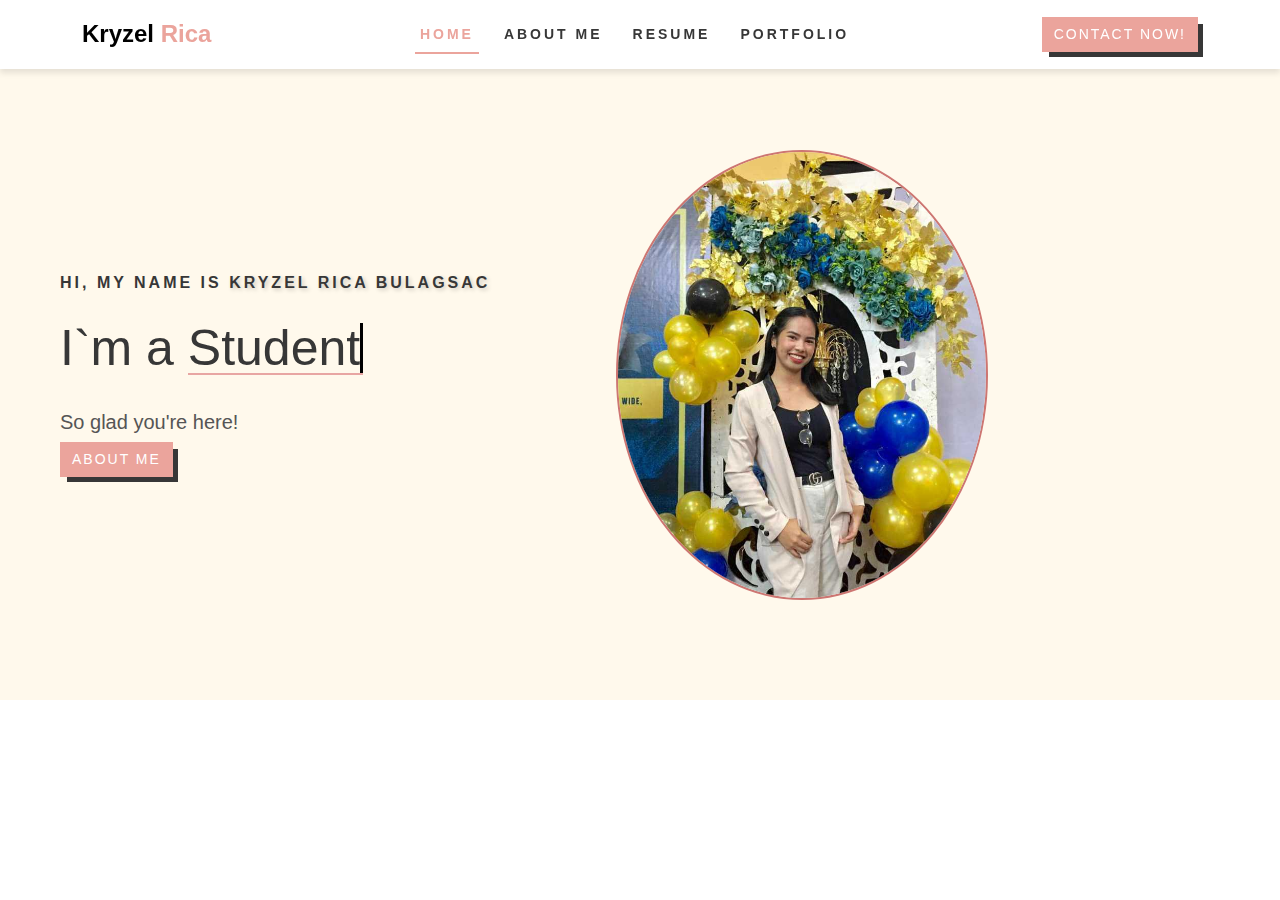
<file: index.html>
<!DOCTYPE html>
<html lang="en">
  <head>
    <meta charset="UTF-8" />
    <meta name="viewport" content="width=device-width, initial-scale=1.0" />
    <title>Kryzel Portfolio | Personal Website</title>
    <link rel="stylesheet" href="vendor/bootstrap/css/bootstrap.min.css" />
    <link rel="stylesheet" href="assets/custom/style.css" />
    <link
      rel="stylesheet"
      href="https://cdnjs.cloudflare.com/ajax/libs/font-awesome/6.4.2/css/all.min.css"
    />
  </head>
  <body>
    <!-- HEADER-->
    <header class="main-header">
      <nav class="navbar header-nav navbar-expand-lg">
        <div class="container">
          <!--Brand Name/Logo -->
          <a href="#" class="navbar-brand">
            <h4 class="mb-0">
              <b>Kryzel <span class="text-primary">Rica</span></b>
            </h4>
          </a>
          <!-- Navigation Menu -->
          <div
            class="collapse navbar-collapse justify-content-end"
            id="navbar-collapse-toggler"
          >
            <ul class="navbar-nav mx-auto">
              <li>
                <a href="index.html" class="nav-link active">Home</a>
              </li>

              <li>
                <a href="about.html" class="nav-link">About Me</a>
              </li>

              <li>
                <a href="resume.html" class="nav-link">Resume</a>
              </li>

              <li>
                <a href="portfolio.html" class="nav-link">Portfolio</a>
              </li>

              <li class="d-lg-none mt-2">
                <a class="colored-btn d-block text-center" href="contact.html"
                  >Contact Now!</a
                >
              </li>
            </ul>
          </div>
          <!--COntact Button-->
          <div class="ms-auto d-none d-lg-block">
            <a class="colored-btn" href="contact.html">Contact Now!</a>
          </div>
          <!--Mobile Menu Toggle-->
          <button
            class="navbar-toggler"
            type="button"
            data-bs-toggle="collapse"
            data-bs-target="#navbar-collapse-toggler"
            aria-controls="navbar-collapse-toggler"
            aria-expanded="false"
            aria-label="Toggle navigation"
          >
            <!-- Icon representation for the toggle -->
            <span></span>
            <span></span>
            <span></span>
          </button>
        </div>
      </nav>
    </header>

    <!-- HOME SECTION -->
    <main class="main">
      <section id="home" class="home-section bg-gray">
        <div class="container">
          <div class="row gy-5 align-items-center">
            <div class="col-lg-6">
              <div class="home-intro text-center text-lg-start">
                <h5>Hi, My name is <span>Kryzel Rica Bulagsac</span></h5>
                <h3>I`m a&nbsp; <span class="typing-text"></span></h3>
                <h6>So glad you're here!</h6>

                <a href="about.html" class="colored-btn mt-l"> About me </a>
              </div>
            </div>
            <div class="col-lg-1"></div>

            <div class="col-lg-5 pt-4 pt-lg-0 text-center">
              <div class="home-image">
                <img src="assets/image/profile3.jpg" alt="" />
              </div>
            </div>
          </div>
        </div>
      </section>
    </main>

    <script src="vendor/bootstrap/js/bootstrap.bundle.min.js"></script>
  </body>
</html>
</file>
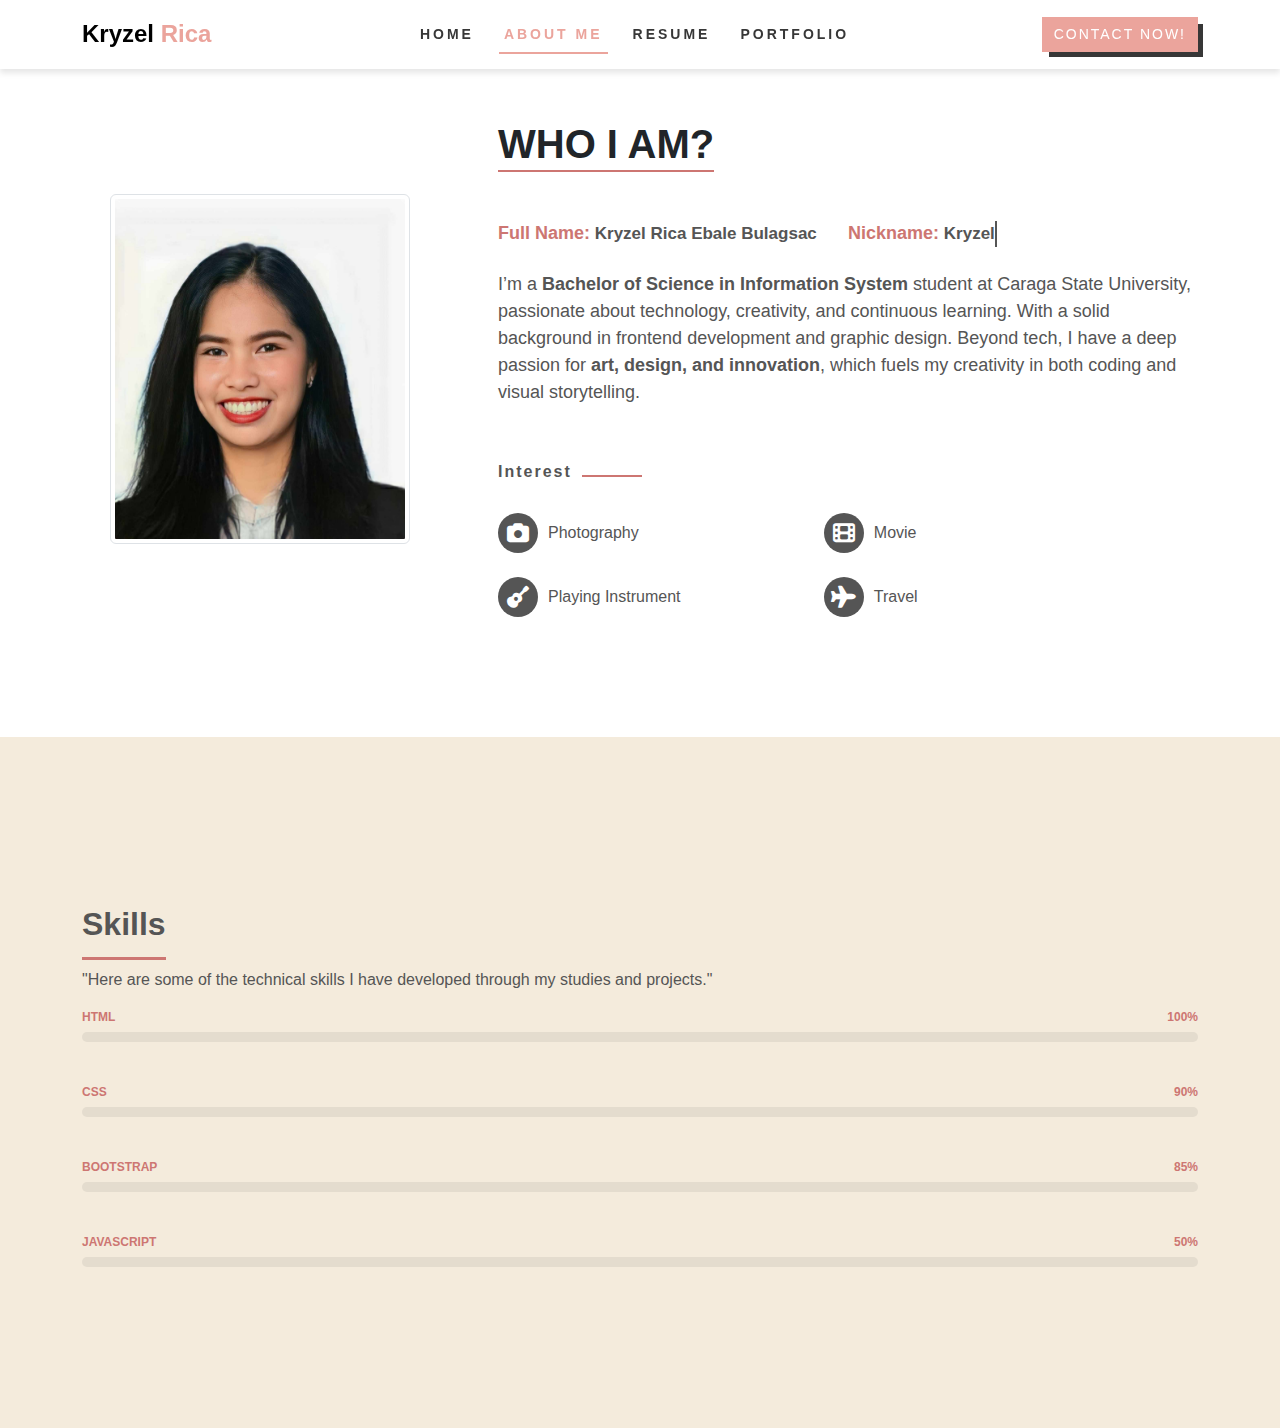
<file: about.html>
<!DOCTYPE html>
<html lang="en">
  <head>
    <meta charset="UTF-8" />
    <meta name="viewport" content="width=device-width, initial-scale=1.0" />
    <title>Kryzel Portfolio | Personal Website</title>
    <link rel="stylesheet" href="vendor/bootstrap/css/bootstrap.min.css" />
    <link rel="stylesheet" href="assets/custom/style.css" />
    <link
      rel="stylesheet"
      href="vendor/icons/fontawesome-free-6.7.2-web/css/all.min.css"
    />
  </head>
  <body>
    <!-- HEADER-->
    <header class="main-header">
      <nav class="navbar header-nav navbar-expand-lg">
        <div class="container">
          <!--Brand Name/Logo -->
          <a href="#" class="navbar-brand">
            <h4 class="mb-0">
              <b>Kryzel <span class="text-primary">Rica</span></b>
            </h4>
          </a>
          <!-- Navigation Menu -->
          <div
            class="collapse navbar-collapse justify-content-end"
            id="navbar-collapse-toggler"
          >
            <ul class="navbar-nav mx-auto">
              <li>
                <a href="index.html" class="nav-link">Home</a>
              </li>

              <li>
                <a href="about.html" class="nav-link active">About Me</a>
              </li>

              <li>
                <a href="resume.html" class="nav-link">Resume</a>
              </li>

              <li>
                <a href="portfolio.html" class="nav-link">Portfolio</a>
              </li>

              <li class="d-lg-none mt-2">
                <a class="colored-btn d-block text-center" href="contact.html"
                  >Contact Now!</a
                >
              </li>
            </ul>
          </div>
          <!--COntact Button-->
          <div class="ms-auto d-none d-lg-block">
            <a class="colored-btn" href="contact.html">Contact Now!</a>
          </div>
          <!--Mobile Menu Toggle-->
          <button
            class="navbar-toggler"
            type="button"
            data-bs-toggle="collapse"
            data-bs-target="#navbar-collapse-toggler"
            aria-controls="navbar-collapse-toggler"
            aria-expanded="false"
            aria-label="Toggle navigation"
          >
            <!-- Icon representation for the toggle -->
            <span></span>
            <span></span>
            <span></span>
          </button>
        </div>
      </nav>
    </header>

    <main>
      <!-- About me -->
      <section id="about" class="section">
        <div class="container">
          <div class="row gy-5 align-items-center">
            <div class="col-lg-4 text-center">
              <img
                id="profile"
                src="assets/image/my-profile.jpg"
                class="img-thumbnail"
                alt=""
              />
            </div>

            <div class="col-lg-8 ps-lg-5">
              <div class="about-text">
                <h3 class="h1 mb-3 text-dark fw-semibold mb-5">WHO I AM?</h3>
                <div class="info">
                  <div class="info-row">
                    <div class="col-lg-6">
                      <strong class="info-label">Full Name:</strong>
                      <span class="info-value">Kryzel Rica Ebale Bulagsac</span>
                    </div>
                    <div class="col-lg-6">
                      <strong class="info-label">Nickname:</strong>
                      <span class="nickname">
                        <span class="word"></span>
                        <span class="word"></span>
                        <span class="word"></span>
                      </span>
                    </div>
                  </div>
                </div>
                <p class="py-3">
                  I’m a <b>Bachelor of Science in Information System</b> student
                  at Caraga State University, passionate about technology,
                  creativity, and continuous learning. With a solid background
                  in frontend development and graphic design. Beyond
                  tech, I have a deep passion for
                  <b>art, design, and innovation</b>, which fuels my creativity
                  in both coding and visual storytelling.
                </p>
              </div>

              <div class="row g-4 text-start pt-4">
                <div class="interest-title">
                  <h6><strong>Interest</strong></h6>
                  <div class="underline"></div>
                </div>
                <div class="col-md-4 d-flex align-items-center hobby">
                  <div class="icon"><i class="fas fa-camera"></i></div>
                  <p class="mb-0">Photography</p>
                </div>
                <div class="col-md-4 d-flex align-items-center hobby">
                  <div class="icon"><i class="fas fa-film"></i></div>
                  <p class="mb-0">Movie</p>
                </div>
                <div class="col-md-4 d-flex align-items-center hobby">
                  <div class="icon"><i class="fas fa-guitar"></i></div>
                  <p class="mb-0">Playing Instrument</p>
                </div>

                <div class="col-md-4 d-flex align-items-center hobby">
                  <div class="icon"><i class="fas fa-plane"></i></div>
                  <p class="mb-0">Travel</p>
                </div>
              </div>
            </div>
          </div>
        </div>
      </section>
    </main>

    <!-- Skills Section -->
    <section id="skills" class="skills section light-background">
      <!-- Section Title -->
      <div class="container section-title" data-aos="fade-up">
        <h2 id="skill" class="pt-5"><b>Skills</b></h2>
        <p>
          "Here are some of the technical skills I have developed through my
          studies and projects."
        </p>
      </div>
      <!-- End Section Title -->

      <div class="container" data-aos="fade-up" data-aos-delay="100">
        <div class="row skills-content skills-animation">
          <div class="progress">
            <span class="skill"><span>HTML</span> <i class="val">100%</i></span>
            <div class="progress-bar-wrap">
              <div
                class="progress-bar"
                role="progressbar"
                aria-valuenow="100"
                aria-valuemin="0"
                aria-valuemax="100"
              ></div>
            </div>
          </div>

          <div class="progress">
            <span class="skill"><span>CSS</span> <i class="val">90%</i></span>
            <div class="progress-bar-wrap">
              <div
                class="progress-bar"
                role="progressbar"
                aria-valuenow="90"
                aria-valuemin="0"
                aria-valuemax="100"
              ></div>
            </div>
          </div>

          <div class="progress">
            <span class="skill"
              ><span>Bootstrap</span> <i class="val">85%</i></span
            >
            <div class="progress-bar-wrap">
              <div
                class="progress-bar"
                role="progressbar"
                aria-valuenow="85"
                aria-valuemin="0"
                aria-valuemax="100"
              ></div>
            </div>
          </div>

          <div class="progress">
            <span class="skill"
              ><span>Javascript</span> <i class="val">50%</i></span
            >
            <div class="progress-bar-wrap">
              <div
                class="progress-bar"
                role="progressbar"
                aria-valuenow="50"
                aria-valuemin="0"
                aria-valuemax="100"
              ></div>
            </div>
          </div>
        </div>
      </div>
    </section>
    <!-- /Skills Section -->

    <script src="vendor/bootstrap/js/bootstrap.bundle.min.js"></script>
    <script src="assets/custom/script.js"></script>
  </body>
</html>
</file>
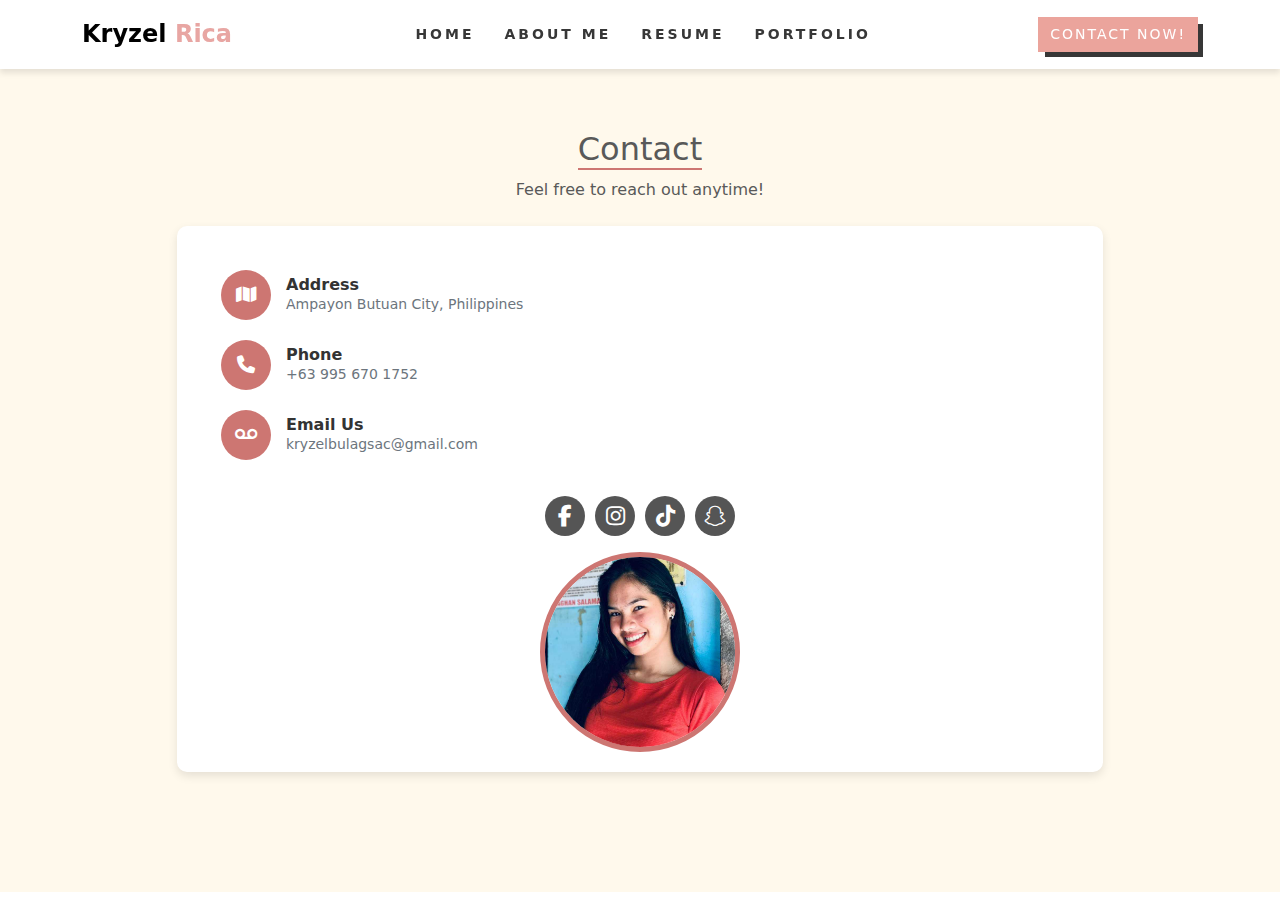
<file: contact.html>
<!DOCTYPE html>
<html lang="en">
  <head>
    <meta charset="UTF-8" />
    <meta name="viewport" content="width=device-width, initial-scale=1.0" />
    <title>Kryzel Portfolio | Personal Website</title>
    <link rel="stylesheet" href="assets/custom/style.css" />
    <link
      rel="stylesheet"
      href="vendor/icons/fontawesome-free-6.7.2-web/css/all.min.css"
    />
    <link rel="stylesheet" href="vendor/bootstrap/css/bootstrap.min.css" />
  </head>
  <body>
    <!-- HEADER-->
    <header class="main-header">
      <nav class="navbar header-nav navbar-expand-lg">
        <div class="container">
          <!--Brand Name/Logo -->
          <a href="#" class="navbar-brand">
            <h4 class="mb-0">
              <b>Kryzel <span>Rica</span></b>
            </h4>
          </a>
          <!-- Navigation Menu -->
          <div
            class="collapse navbar-collapse justify-content-end"
            id="navbar-collapse-toggler"
          >
            <ul class="navbar-nav mx-auto">
              <li>
                <a href="index.html" class="nav-link">Home</a>
              </li>

              <li>
                <a href="about.html" class="nav-link">About Me</a>
              </li>

              <li>
                <a href="resume.html" class="nav-link">Resume</a>
              </li>

              <li>
                <a href="portfolio.html" class="nav-link">Portfolio</a>
              </li>

              <li class="d-lg-none mt-2">
                <a class="colored-btn d-block text-center" href="contact.html"
                  >Contact Now!</a
                >
              </li>
            </ul>
          </div>
          <!--COntact Button-->
          <div class="ms-auto d-none d-lg-block">
            <a class="colored-btn" href="contact.html">Contact Now!</a>
          </div>
          <!--Mobile Menu Toggle-->
          <button
            class="navbar-toggler"
            type="button"
            data-bs-toggle="collapse"
            data-bs-target="#navbar-collapse-toggler"
            aria-controls="navbar-collapse-toggler"
            aria-expanded="false"
            aria-label="Toggle navigation"
          >
            <!-- Icon representation for the toggle -->
            <span></span>
            <span></span>
            <span></span>
          </button>
        </div>
      </nav>
    </header>
    <!-- Contact Section -->
    <section id="contact" class="contact section">
      <!-- Section Title -->
      <div class="container section-title text-center" data-aos="fade-up">
        <h2>Contact</h2>
        <p class="pb-2">Feel free to reach out anytime!</p>
      </div>
      <!-- End Section Title -->

      <div class="container" data-aos="fade-up" data-aos-delay="100">
        <div class="row gy-4">
          <div class="col-lg-1"></div>

          <div class="col-lg-10">
            <div class="info-wrap">
              <!-- Address -->
              <div
                class="info-item d-flex pt-4 ps-4"
                data-aos="fade-up"
                data-aos-delay="200"
              >
                <a
                  href="https://maps.app.goo.gl/Abk8QvqbzzT3LeMdA"
                  target="_blank"
                >
                  <i class="bi bi-geo-alt flex-shrink-0 fas fa-map"></i>
                </a>
                <div>
                  <h3>Address</h3>
                  <p>Ampayon Butuan City, Philippines</p>
                </div>
              </div>

              <!-- Phone -->
              <div
                class="info-item d-flex ps-4"
                data-aos="fade-up"
                data-aos-delay="300"
              >
                <a href="tel:+639956701752">
                  <i class="bi bi-telephone flex-shrink-0 fas fa-phone"></i>
                </a>
                <div>
                  <h3>Phone</h3>
                  <p>+63 995 670 1752</p>
                </div>
              </div>

              <!-- Email -->
              <div
                class="info-item d-flex ps-4"
                data-aos="fade-up"
                data-aos-delay="400"
              >
                <a href="mailto:kryzelbulagsac@gmail.com">
                  <i class="bi bi-envelope flex-shrink-0 fas fa-voicemail"></i>
                </a>
                <div>
                  <h3>Email Us</h3>
                  <p>kryzelbulagsac@gmail.com</p>
                </div>
              </div>

              <!-- Profile Picture (Replacing Map) -->
              <div
                class="profile-picture"
                data-aos="fade-up"
                data-aos-delay="500"
              >
                <div class="social-icons py-3">
                  <a
                    href="https://www.facebook.com/share/19uXWL1Rwf/"
                    class="icon"
                    ><i class="fa-brands fa-facebook-f"></i
                  ></a>
                  <a
                    href="https://l.facebook.com/l.php?u=https%3A%2F%2Fwww.instagram.com%2Fur_overthinkerbell03%3Figsh%3DcDJjNGNyMTdqNnVp%26fbclid%3DIwZXh0bgNhZW0CMTAAAR3RGWUxhHDx_NwY1FVPso1E_b2ArStLxpZc0xlo0QQY-hTBoZKmSwG-91s_aem_sR1s1oPoolQDfeeTVCidaw&h=AT1z9y1Pvku0d3DKkXzOt9cw1rGjdeNH88oaO7ez4Muq64QM4B4ZWl2urqZ3oE3Mw8iT_1L6JHNlkV1dH9m_gRy7Id8i3-oE51TRJKOumkhuDcSDIhXktVFuuG8mILb0P7oA7g"
                    class="icon"
                    ><i class="fa-brands fa-instagram"></i
                  ></a>
                  <a
                    href="https://l.facebook.com/l.php?u=https%3A%2F%2Fwww.tiktok.com%2F%40ms.k_r_y%3F_t%3DZS-8uB814wAA7U%26_r%3D1%26fbclid%3DIwZXh0bgNhZW0CMTAAAR3KlyU1g71rjk6gLNN2nsoAOisLuSIW0svsg33PFOePM4YLnNdSyPyq7-o_aem_ydoQPP4Jnaabybd_nUK3Mw&h=AT3ad_3elahdrWeLN4xFVeTAG3bEdrgbGYoAnCfnvHtVXKN-GxTJF-IdCJNjaKZemVs1HaJQUx1GzUi_Lm8jRknpqeD_UJfi7zPJTUWM60HfhrBG0DFD214uLBkaeiM"
                    class="icon"
                    ><i class="fa-brands fa-tiktok"></i
                  ></a>
                  <a
                    href="https://l.facebook.com/l.php?u=https%3A%2F%2Fwww.snapchat.com%2Fadd%2Fkryzelricaebale%3Fshare_id%3DHeAD1A4ZBsc%26locale%3Den-US%26fbclid%3DIwZXh0bgNhZW0CMTAAAR2ZNDFyQ3iIAKGNVTP0UGSp74BaNAi5K3H5mPFCxkpGrjuYkr2mi0SbjWw_aem_xqrsbONmdLGdXwGp-PU33Q&h=AT1PmkaY2bJgCV6ZqS59nKn2ZAqioDU7uvg01hhQlxudXfP9vbB8Fv1YHW2kPz14pE55hzRdcd60H67zkketLjpldNIoh7kY4NDi3MzyfkjMxNHWXFPWW44TrG4LZj9e-2xOsw"
                    class="icon"
                    ><i class="fa-brands fa-snapchat"></i
                  ></a>
                </div>
                <img
                  src="assets/image/profile2.jpg"
                  alt="Your Profile Picture"
                />
              </div>
            </div>
          </div>

          <div class="col-lg-1"></div>
        </div>
      </div>
    </section>
    <!-- /Contact Section -->

    <script src="vendor/bootstrap/js/bootstrap.bundle.min.js"></script>
  </body>
</html>
</file>
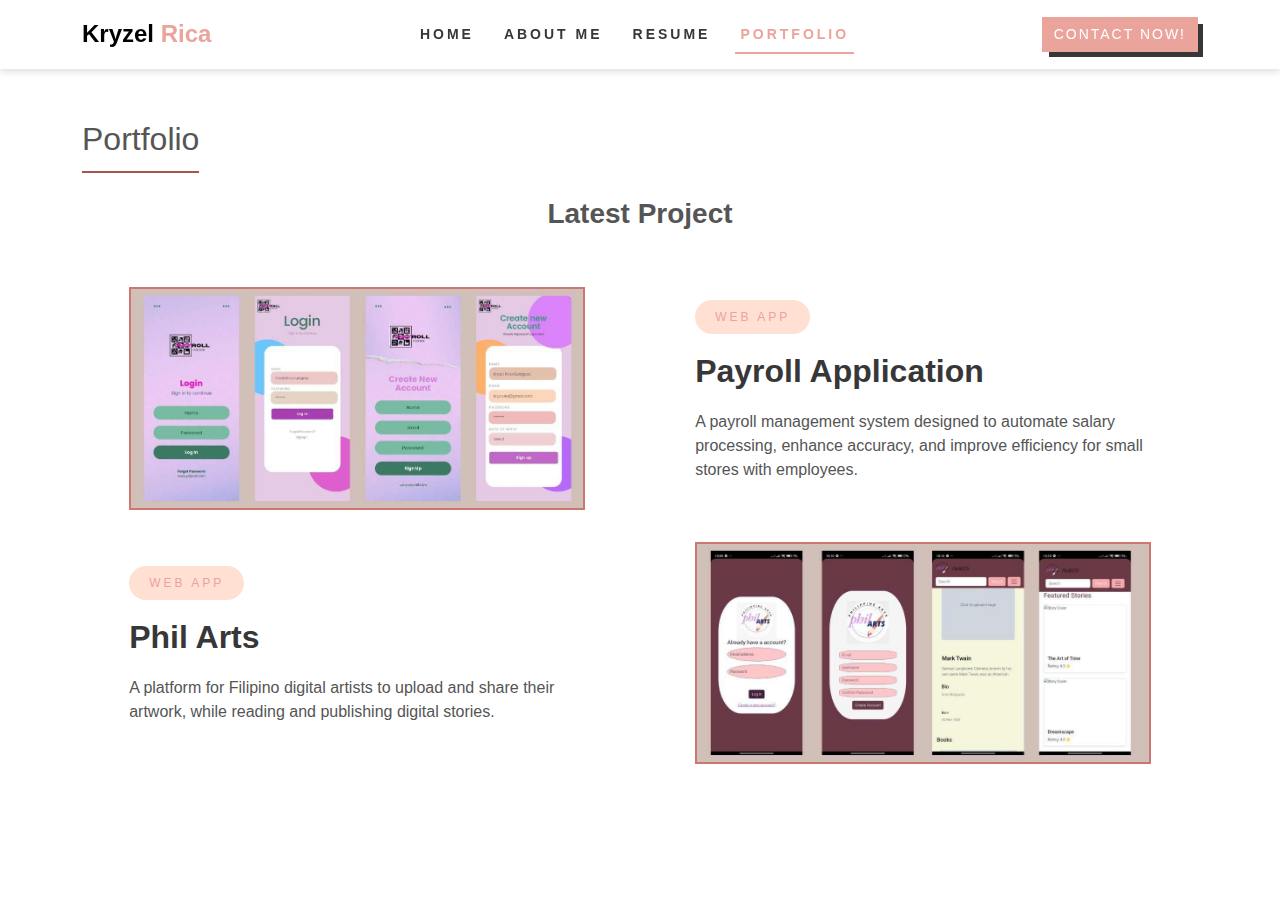
<file: portfolio.html>
<!DOCTYPE html>
<html lang="en">
  <head>
    <meta charset="UTF-8" />
    <meta name="viewport" content="width=device-width, initial-scale=1.0" />
    <title>Kryzel Portfolio | Personal Website</title>
    <link rel="stylesheet" href="vendor/bootstrap/css/bootstrap.min.css" />
    <link rel="stylesheet" href="assets/custom/style.css" />
  </head>
  <body>
    <!-- HEADER-->
    <header class="main-header">
      <nav class="navbar header-nav navbar-expand-lg">
        <div class="container">
          <!--Brand Name/Logo -->
          <a href="#" class="navbar-brand">
            <h4 class="mb-0">
              <b>Kryzel <span class="text-primary">Rica</span></b>
            </h4>
          </a>
          <!-- Navigation Menu -->
          <div
            class="collapse navbar-collapse justify-content-end"
            id="navbar-collapse-toggler"
          >
            <ul class="navbar-nav mx-auto">
              <li>
                <a href="index.html" class="nav-link">Home</a>
              </li>

              <li>
                <a href="about.html" class="nav-link">About Me</a>
              </li>

              <li>
                <a href="resume.html" class="nav-link">Resume</a>
              </li>

              <li>
                <a href="portfolio.html" class="nav-link active">Portfolio</a>
              </li>

              <li class="d-lg-none mt-2">
                <a class="colored-btn d-block text-center" href="contact.html"
                  >Contact Now!</a
                >
              </li>
            </ul>
          </div>
          <!--COntact Button-->
          <div class="ms-auto d-none d-lg-block">
            <a class="colored-btn" href="contact.html">Contact Now!</a>
          </div>
          <!--Mobile Menu Toggle-->
          <button
            class="navbar-toggler"
            type="button"
            data-bs-toggle="collapse"
            data-bs-target="#navbar-collapse-toggler"
            aria-controls="navbar-collapse-toggler"
            aria-expanded="false"
            aria-label="Toggle navigation"
          >
            <!-- Icon representation for the toggle -->
            <span></span>
            <span></span>
            <span></span>
          </button>
        </div>
      </nav>
    </header>

    <!--Portfolio-->
    <section id="portfolio" class="section bg-gray">
      <div class="container">
        <div class="section-heading">
          <h2>Portfolio</h2>
          <br />
        </div>

        <div class="portfolio-box">
          <h3 class="text-center pb-5 pt-3"><b>Latest Project</b></h3>
          <div
            class="row bg-3 gx-3 gy-4 mb-5 pb-lg-3 mb-lg-3 justify-content-around align-items-center"
          >
            <div class="col-md-6 col-lg-5">
              <div class="project-img">
                <img src="assets/image/project1.jpg" alt="" />
              </div>
            </div>
            <div class="col-md-6 col-lg-5">
              <div class="porfolio-text">
                <span><a href="portfolio_pro1.html"> Web app</a></span>
                <h4>Payroll Application</h4>
                <p>
                  A payroll management system designed to automate salary
                  processing, enhance accuracy, and improve efficiency for small
                  stores with employees.
                </p>
              </div>
            </div>
          </div>

          <div
            class="row bg-3 gx-3 gy-4 mb-5 pb-lg-3 mb-lg-3 justify-content-around align-items-center"
          >
            <div class="col-md-6 col-lg-5">
              <div class="porfolio-text">
                <span><a href="portfolio_pro2.html">Web app</a></span>
                <h4>Phil Arts</h4>
                <p>
                  A platform for Filipino digital artists to upload and share
                  their artwork, while reading and publishing digital stories.
                </p>
              </div>
            </div>
            <div class="col-md-6 col-lg-5">
              <div class="project-img">
                <img src="assets/image/Project-two.jpg" alt="" />
              </div>
            </div>
          </div>
        </div>
      </div>
    </section>

    <script src="vendor/bootstrap/js/bootstrap.bundle.min.js"></script>
  </body>
</html>
</file>
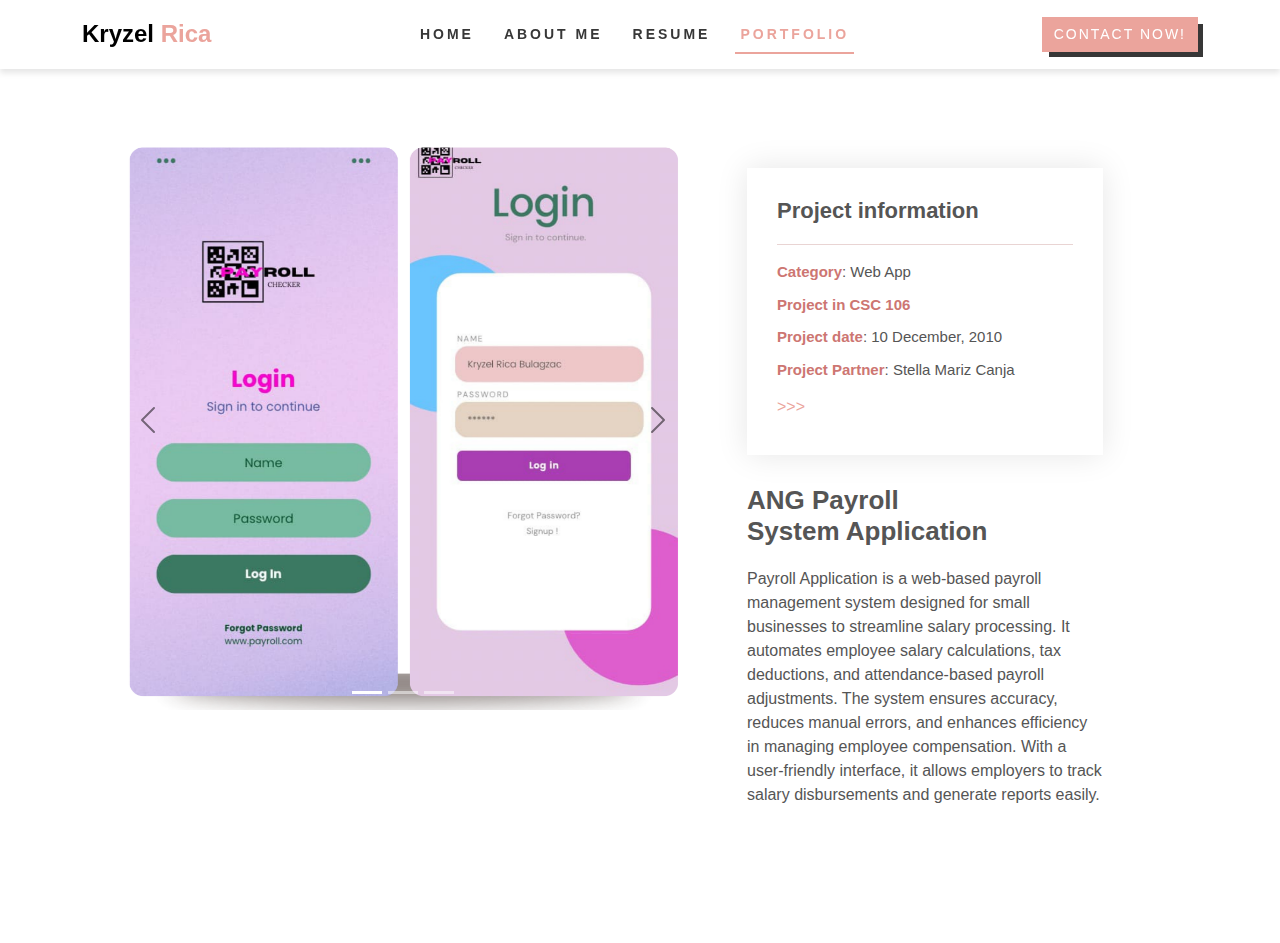
<file: portfolio_pro1.html>
<!DOCTYPE html>
<html lang="en">
  <head>
    <meta charset="UTF-8" />
    <meta name="viewport" content="width=device-width, initial-scale=1.0" />
    <title>
      Payroll Application Details | Kryzel Portfolio | Personal Website
    </title>
    <link rel="stylesheet" href="vendor/bootstrap/css/bootstrap.min.css" />
    <link rel="stylesheet" href="assets/custom/style.css" />
  </head>
  <body>
    <!-- HEADER-->
    <header class="main-header">
      <nav class="navbar header-nav navbar-expand-lg">
        <div class="container">
          <!--Brand Name/Logo -->
          <a href="#" class="navbar-brand">
            <h4 class="mb-0">
              <b>Kryzel <span class="text-primary">Rica</span></b>
            </h4>
          </a>
          <!-- Navigation Menu -->
          <div
            class="collapse navbar-collapse justify-content-end"
            id="navbar-collapse-toggler"
          >
            <ul class="navbar-nav mx-auto">
              <li>
                <a href="index.html" class="nav-link">Home</a>
              </li>

              <li>
                <a href="about.html" class="nav-link">About Me</a>
              </li>

              <li>
                <a href="resume.html" class="nav-link">Resume</a>
              </li>

              <li>
                <a href="portfolio.html" class="nav-link active">Portfolio</a>
              </li>

              <li class="d-lg-none mt-2">
                <a class="colored-btn d-block text-center" href="contact.html"
                  >Contact Now!</a
                >
              </li>
            </ul>
          </div>
          <!--COntact Button-->
          <div class="ms-auto d-none d-lg-block">
            <a class="colored-btn" href="contact.html">Contact Now!</a>
          </div>
          <!--Mobile Menu Toggle-->
          <button
            class="navbar-toggler"
            type="button"
            data-bs-toggle="collapse"
            data-bs-target="#navbar-collapse-toggler"
            aria-controls="navbar-collapse-toggler"
            aria-expanded="false"
            aria-label="Toggle navigation"
          >
            <!-- Icon representation for the toggle -->
            <span></span>
            <span></span>
            <span></span>
          </button>
        </div>
      </nav>
    </header>

    <section id="portfolio-details" class="portfolio-details section">
      <div class="container" data-aos="fade-up" data-aos-delay="100">
        <div class="row gy-4">
          <div class="col-lg-7">
            <div id="carouselExampleIndicators" class="carousel slide">
              <div class="carousel-indicators">
                <button
                  type="button"
                  data-bs-target="#carouselExampleIndicators"
                  data-bs-slide-to="0"
                  class="active"
                  aria-current="true"
                  aria-label="Slide 1"
                ></button>
                <button
                  type="button"
                  data-bs-target="#carouselExampleIndicators"
                  data-bs-slide-to="1"
                  aria-label="Slide 2"
                ></button>
                <button
                  type="button"
                  data-bs-target="#carouselExampleIndicators"
                  data-bs-slide-to="2"
                  aria-label="Slide 3"
                ></button>
              </div>
              <div class="carousel-inner">
                <div class="carousel-item active">
                  <img
                    src="assets/image/payroll/project_1.png"
                    class="d-block w-100"
                    alt="..."
                  />
                </div>

                <div class="carousel-item">
                  <img
                    src="assets/image/payroll/project_2.png"
                    class="d-block w-100"
                    alt="..."
                  />
                </div>

                <div class="carousel-item">
                  <img
                    src="assets/image/payroll/project_3.png"
                    class="d-block w-100"
                    alt="..."
                  />
                </div>

                <div class="carousel-item">
                  <img
                    src="assets/image/payroll/project_4.png"
                    class="d-block w-100"
                    alt="..."
                  />
                </div>
              </div>
              <button
                class="carousel-control-prev"
                type="button"
                data-bs-target="#carouselExampleIndicators"
                data-bs-slide="prev"
              >
                <span
                  class="carousel-control-prev-icon"
                  aria-hidden="true"
                ></span>
                <span class="visually-hidden">Previous</span>
              </button>
              <button
                class="carousel-control-next"
                type="button"
                data-bs-target="#carouselExampleIndicators"
                data-bs-slide="next"
              >
                <span
                  class="carousel-control-next-icon"
                  aria-hidden="true"
                ></span>
                <span class="visually-hidden">Next</span>
              </button>
            </div>
          </div>

          <div class="col-lg-4 pt-5">
            <div class="portfolio-info" data-aos="fade-up" data-aos-delay="200">
              <h3 class="pb-0">Project information</h3>
              <hr />
              <ul>
                <li><strong>Category</strong>: Web App</li>
                <li><strong>Project in CSC 106</strong></li>
                <li><strong>Project date</strong>: 10 December, 2010</li>
                <li><strong>Project Partner</strong>: Stella Mariz Canja</li>
              </ul>
              <h6><a href="portfolio.html">>>></a></h6>
            </div>
            <div
              class="portfolio-description"
              data-aos="fade-up"
              data-aos-delay="300"
            >
              <h2>
                <b>ANG Payroll <br />System Application</b>
              </h2>
              <p>
                Payroll Application is a web-based payroll management system
                designed for small businesses to streamline salary processing.
                It automates employee salary calculations, tax deductions, and
                attendance-based payroll adjustments. The system ensures
                accuracy, reduces manual errors, and enhances efficiency in
                managing employee compensation. With a user-friendly interface,
                it allows employers to track salary disbursements and generate
                reports easily.
              </p>
            </div>
          </div>
        </div>
      </div>
    </section>
    <!-- /Portfolio Details Section -->

    <script src="vendor/bootstrap/js/bootstrap.bundle.min.js"></script>
  </body>
</html>
</file>
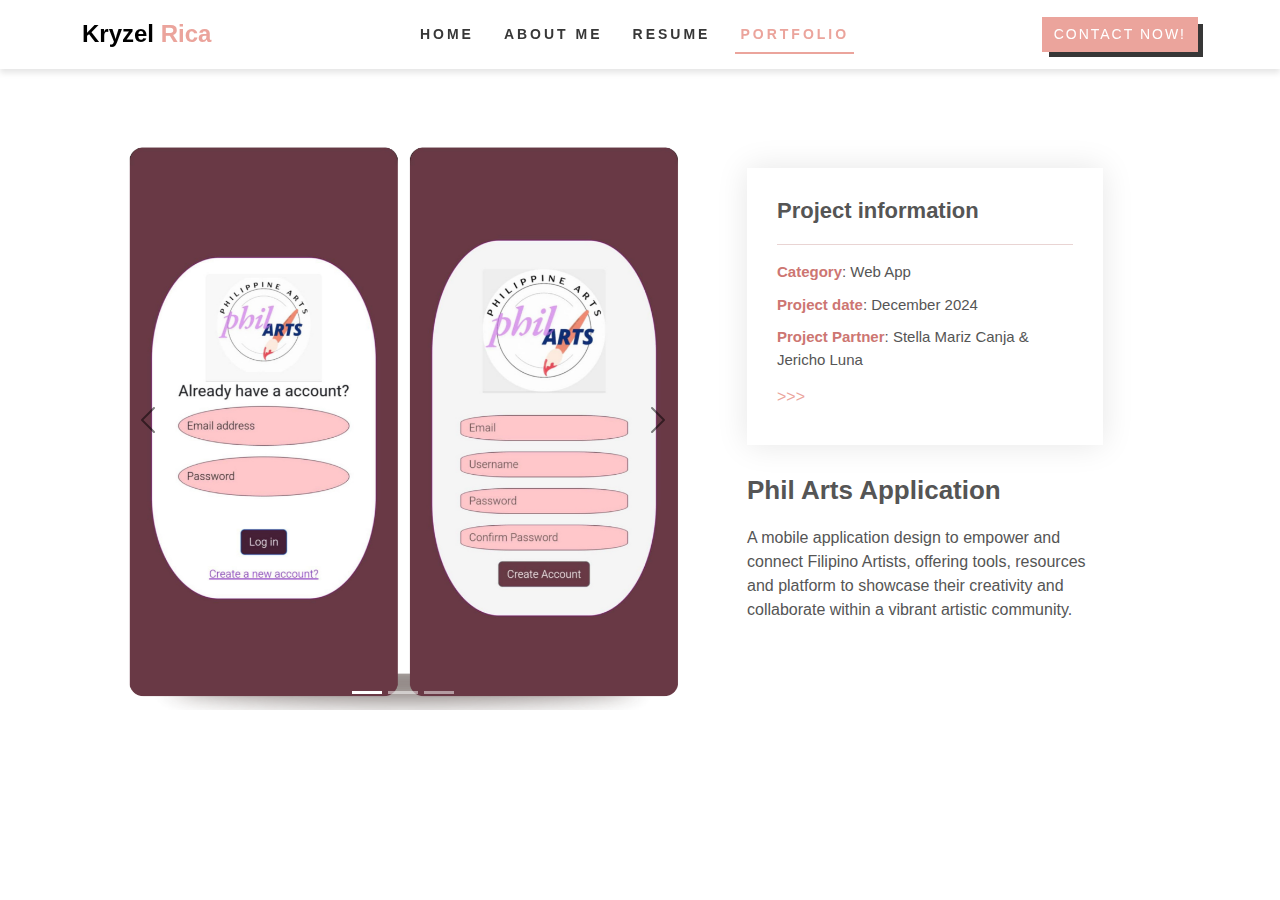
<file: portfolio_pro2.html>
<!DOCTYPE html>
<html lang="en">
  <head>
    <meta charset="UTF-8" />
    <meta name="viewport" content="width=device-width, initial-scale=1.0" />
    <title>
      Phil Arts Application Details | Kryzel Portfolio | Personal Website
    </title>
    <link rel="stylesheet" href="vendor/bootstrap/css/bootstrap.min.css" />
    <link rel="stylesheet" href="assets/custom/style.css" />
  </head>
  <body>
    <!-- HEADER-->
    <header class="main-header">
      <nav class="navbar header-nav navbar-expand-lg">
        <div class="container">
          <!--Brand Name/Logo -->
          <a href="#" class="navbar-brand">
            <h4 class="mb-0">
              <b>Kryzel <span class="text-primary">Rica</span></b>
            </h4>
          </a>
          <!-- Navigation Menu -->
          <div
            class="collapse navbar-collapse justify-content-end"
            id="navbar-collapse-toggler"
          >
            <ul class="navbar-nav mx-auto">
              <li>
                <a href="index.html" class="nav-link">Home</a>
              </li>

              <li>
                <a href="about.html" class="nav-link">About Me</a>
              </li>

              <li>
                <a href="resume.html" class="nav-link">Resume</a>
              </li>

              <li>
                <a href="portfolio.html" class="nav-link active">Portfolio</a>
              </li>

              <li class="d-lg-none mt-2">
                <a class="colored-btn d-block text-center" href="contact.html"
                  >Contact Now!</a
                >
              </li>
            </ul>
          </div>
          <!--COntact Button-->
          <div class="ms-auto d-none d-lg-block">
            <a class="colored-btn" href="contact.html">Contact Now!</a>
          </div>
          <!--Mobile Menu Toggle-->
          <button
            class="navbar-toggler"
            type="button"
            data-bs-toggle="collapse"
            data-bs-target="#navbar-collapse-toggler"
            aria-controls="navbar-collapse-toggler"
            aria-expanded="false"
            aria-label="Toggle navigation"
          >
            <!-- Icon representation for the toggle -->
            <span></span>
            <span></span>
            <span></span>
          </button>
        </div>
      </nav>
    </header>

    <section id="portfolio-details" class="portfolio-details section">
      <div class="container" data-aos="fade-up" data-aos-delay="100">
        <div class="row gy-4">
          <div class="col-lg-7">
            <div id="carouselExampleIndicators" class="carousel slide">
              <div class="carousel-indicators">
                <button
                  type="button"
                  data-bs-target="#carouselExampleIndicators"
                  data-bs-slide-to="0"
                  class="active"
                  aria-current="true"
                  aria-label="Slide 1"
                ></button>
                <button
                  type="button"
                  data-bs-target="#carouselExampleIndicators"
                  data-bs-slide-to="1"
                  aria-label="Slide 2"
                ></button>
                <button
                  type="button"
                  data-bs-target="#carouselExampleIndicators"
                  data-bs-slide-to="2"
                  aria-label="Slide 3"
                ></button>
              </div>
              <div class="carousel-inner">
                <div class="carousel-item active">
                  <img
                    src="assets/image/philarts/project_1.png"
                    class="d-block w-100"
                    alt="..."
                  />
                </div>

                <div class="carousel-item">
                  <img
                    src="assets/image/philarts/project_2.png"
                    class="d-block w-100"
                    alt="..."
                  />
                </div>
              </div>
              <button
                class="carousel-control-prev"
                type="button"
                data-bs-target="#carouselExampleIndicators"
                data-bs-slide="prev"
              >
                <span
                  class="carousel-control-prev-icon"
                  aria-hidden="true"
                ></span>
                <span class="visually-hidden">Previous</span>
              </button>
              <button
                class="carousel-control-next"
                type="button"
                data-bs-target="#carouselExampleIndicators"
                data-bs-slide="next"
              >
                <span
                  class="carousel-control-next-icon"
                  aria-hidden="true"
                ></span>
                <span class="visually-hidden">Next</span>
              </button>
            </div>
          </div>

          <div class="col-lg-4 pt-5">
            <div class="portfolio-info" data-aos="fade-up" data-aos-delay="200">
              <h3 class="pb-0">Project information</h3>
              <hr />
              <ul>
                <li><strong>Category</strong>: Web App</li>
                <li><strong>Project date</strong>: December 2024</li>
                <li><strong>Project Partner</strong>: Stella Mariz Canja & Jericho Luna</li>
              </ul>
              <h6><a href="portfolio.html">>>></a></h6>
            </div>
            <div
              class="portfolio-description"
              data-aos="fade-up"
              data-aos-delay="300"
            >
              <h2><b>Phil Arts Application</b></h2>
              <p>
                A mobile application design to empower and connect Filipino
                Artists, offering tools, resources and platform to showcase
                their creativity and collaborate within a vibrant artistic
                community.
              </p>
            </div>
          </div>
        </div>
      </div>
    </section>
    <!-- /Portfolio Details Section -->

    <script src="vendor/bootstrap/js/bootstrap.bundle.min.js"></script>
  </body>
</html>
</file>
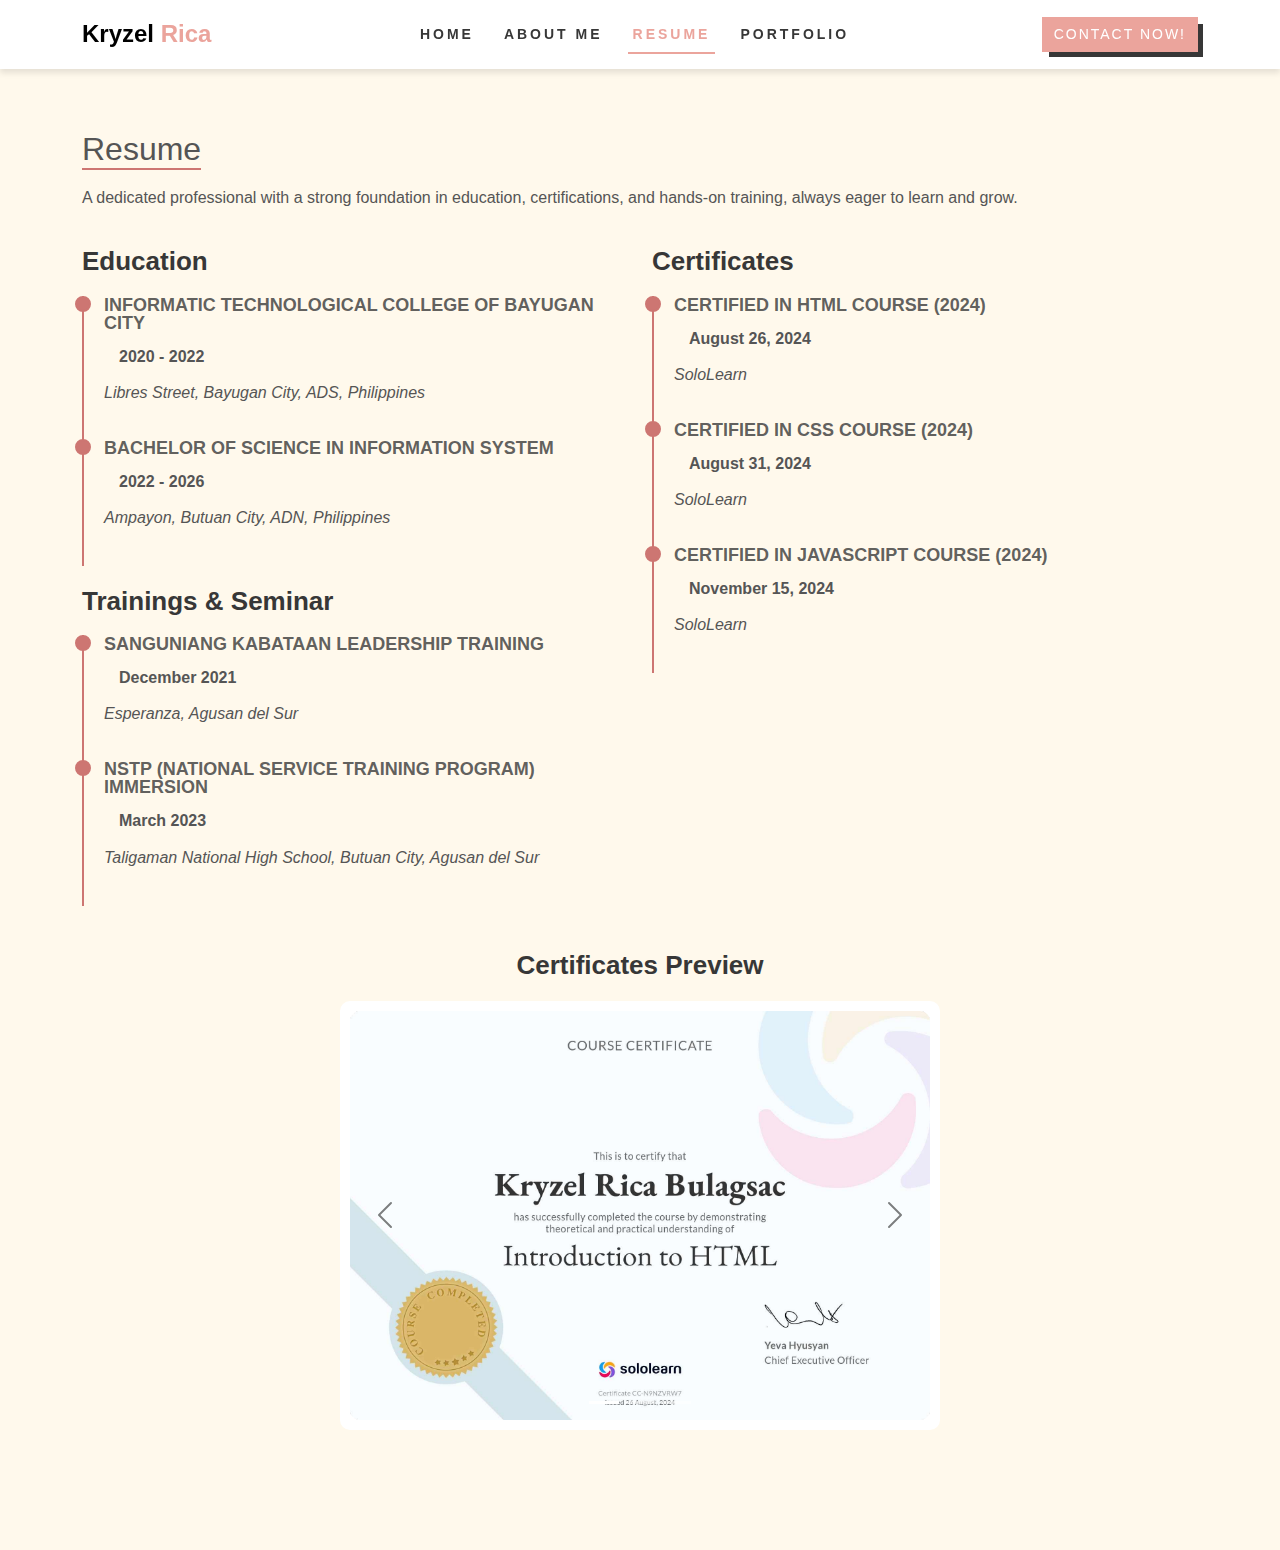
<file: resume.html>
<!DOCTYPE html>
<html lang="en">
  <head>
    <meta charset="UTF-8" />
    <meta name="viewport" content="width=device-width, initial-scale=1.0" />
    <title>Kryzel Portfolio | Personal Website</title>
    <link rel="stylesheet" href="vendor/bootstrap/css/bootstrap.min.css" />
    <link rel="stylesheet" href="assets/custom/style.css" />
  </head>
  <body>
    <!-- HEADER-->
    <header class="main-header">
      <nav class="navbar header-nav navbar-expand-lg">
        <div class="container">
          <!--Brand Name/Logo -->
          <a href="#" class="navbar-brand">
            <h4 class="mb-0">
              <b>Kryzel <span class="text-primary">Rica</span></b>
            </h4>
          </a>
          <!-- Navigation Menu -->
          <div
            class="collapse navbar-collapse justify-content-end"
            id="navbar-collapse-toggler"
          >
            <ul class="navbar-nav mx-auto">
              <li>
                <a href="index.html" class="nav-link">Home</a>
              </li>

              <li>
                <a href="about.html" class="nav-link">About Me</a>
              </li>

              <li>
                <a href="resume.html" class="nav-link active">Resume</a>
              </li>

              <li>
                <a href="portfolio.html" class="nav-link">Portfolio</a>
              </li>

              <li class="d-lg-none mt-2">
                <a class="colored-btn d-block text-center" href="contact.html"
                  >Contact Now!</a
                >
              </li>
            </ul>
          </div>
          <!--COntact Button-->
          <div class="ms-auto d-none d-lg-block">
            <a class="colored-btn" href="contact.html">Contact Now!</a>
          </div>
          <!--Mobile Menu Toggle-->
          <button
            class="navbar-toggler"
            type="button"
            data-bs-toggle="collapse"
            data-bs-target="#navbar-collapse-toggler"
            aria-controls="navbar-collapse-toggler"
            aria-expanded="false"
            aria-label="Toggle navigation"
          >
            <!-- Icon representation for the toggle -->
            <span></span>
            <span></span>
            <span></span>
          </button>
        </div>
      </nav>
    </header>

    <!-- Resume Section -->
    <section id="resume" class="resume section">
      <!-- Section Title -->
      <div class="container section-title" data-aos="fade-up">
        <h2>Resume</h2>
        <p class="pt-2 pb">
          A dedicated professional with a strong foundation in education,
          certifications, and hands-on training, always eager to learn and grow.
        </p>
      </div>
      <!-- End Section Title -->

      <div class="container">
        <div class="row">
          <div class="col-lg-6" data-aos="fade-up" data-aos-delay="100">
            <h3 class="resume-title">Education</h3>
            <div class="resume-item">
              <h4>Informatic Technological College of Bayugan City</h4>
              <h5>2020 - 2022</h5>
              <p><em>Libres Street, Bayugan City, ADS, Philippines</em></p>
            </div>
            <!-- End Resume Item -->

            <div class="resume-item">
              <h4>Bachelor of Science in Information System</h4>
              <h5>2022 - 2026</h5>
              <p><em>Ampayon, Butuan City, ADN, Philippines</em></p>
            </div>
            <!-- End Resume Item -->

            <h3 class="resume-title">Trainings &amp; Seminar</h3>

            <div class="resume-item">
              <h4>Sanguniang Kabataan Leadership Training</h4>
              <h5>December 2021</h5>
              <p><em>Esperanza, Agusan del Sur</em></p>
            </div>
            <!-- End Resume Item -->

            <div class="resume-item">
              <h4>NSTP (National Service Training Program) Immersion</h4>
              <h5>March 2023</h5>
              <p>
                <em
                  >Taligaman National High School, Butuan City, Agusan del
                  Sur</em
                >
              </p>
            </div>
            <!-- End Resume Item -->
          </div>

          <div class="col-lg-6" data-aos="fade-up" data-aos-delay="200">
            <h3 class="resume-title">Certificates</h3>
            <div class="resume-item">
              <h4>Certified in HTML Course (2024)</h4>
              <h5>August 26, 2024</h5>
              <p><em>SoloLearn </em></p>
            </div>
            <!-- End Resume Item -->

            <div class="resume-item">
              <h4>Certified in CSS Course (2024)</h4>
              <h5>August 31, 2024</h5>
              <p><em>SoloLearn </em></p>
            </div>
            <!-- End Resume Item -->

            <div class="resume-item">
              <h4>Certified in JavaScript Course (2024)</h4>
              <h5>November 15, 2024</h5>
              <p><em>SoloLearn </em></p>
            </div>
            <!-- End Resume Item -->
          </div>
        </div>

        <!-- Certificate Carousel -->
        <div class="row justify-content-center mt-4">
          <div class="col-lg-8">
            <h3 class="resume-title text-center">Certificates Preview</h3>
            <div id="carouselExampleIndicators" class="carousel slide">
              <div class="carousel-indicators">
                <button
                  type="button"
                  data-bs-target="#carouselExampleIndicators"
                  data-bs-slide-to="0"
                  class="active"
                  aria-current="true"
                  aria-label="Slide 1"
                ></button>
                <button
                  type="button"
                  data-bs-target="#carouselExampleIndicators"
                  data-bs-slide-to="1"
                  aria-label="Slide 2"
                ></button>
                <button
                  type="button"
                  data-bs-target="#carouselExampleIndicators"
                  data-bs-slide-to="2"
                  aria-label="Slide 3"
                ></button>
              </div>
              <div class="carousel-inner">
                <div class="carousel-item active">
                  <img
                    src="assets/image/html.jpg"
                    class="d-block w-100 cert-img"
                    alt="Certificate 1"
                  />
                </div>
                <div class="carousel-item">
                  <img
                    src="assets/image/css.jpg"
                    class="d-block w-100 cert-img"
                    alt="Certificate 2"
                  />
                </div>
                <div class="carousel-item">
                  <img
                    src="assets/image/javascript.jpg"
                    class="d-block w-100 cert-img"
                    alt="Certificate 3"
                  />
                </div>
              </div>
              <button
                class="carousel-control-prev"
                type="button"
                data-bs-target="#carouselExampleIndicators"
                data-bs-slide="prev"
              >
                <span
                  class="carousel-control-prev-icon"
                  aria-hidden="true"
                ></span>
                <span class="visually-hidden">Previous</span>
              </button>
              <button
                class="carousel-control-next"
                type="button"
                data-bs-target="#carouselExampleIndicators"
                data-bs-slide="next"
              >
                <span
                  class="carousel-control-next-icon"
                  aria-hidden="true"
                ></span>
                <span class="visually-hidden">Next</span>
              </button>
            </div>
          </div>
        </div>
      </div>
    </section>
    <!-- /Resume Section -->
    <script src="vendor/bootstrap/js/bootstrap.bundle.min.js"></script>
  </body>
</html>
</file>
<file: assets/custom/style.css>
body {
  font-family: "Segoe UI", Tahoma, Geneva, Verdana, sans-serif;
  font-weight: 400;
  color: #555;
}

img {
  max-width: 100%;
}

a {
  color: #eba49c;
  text-decoration: none;
}

a:hover {
  color: #cd7672;
  text-decoration: none;
}

.text-primary {
  color: #eba49c !important;
}

.text-dark {
  color: #eba49c;
}

/*--------------------------------------------------------------
# HEADER SECTION
--------------------------------------------------------------*/
.main-header {
  position: fixed;
  top: 0;
  left: 0;
  right: 0;
  z-index: 1000;
  background: #fff;
  box-shadow: 0px 4px 6px rgba(0, 0, 0, 0.1);
  transition: 0.3s background;
}

.navbar-brand:focus,
.navbar-brand:active {
  outline: none !important;
  box-shadow: none !important;
  background: transparent !important;
}

.main-header .navbar {
  padding: 15px 0;
}

.main-header .navbar-brand span {
  color: #E8A6A3;
  border: 0px;
}

.main-header .navbar-nav > li {
  padding: 0 10px;
}

.main-header .navbar-nav > li > .nav-link {
  padding: 0 5px;
  line-height: 35px;
  font-weight: 600;
  text-transform: uppercase;
  font-size: 14px;
  color: #373737;
  letter-spacing: 3px;
  position: relative;
}

.main-header .navbar-nav > li > .nav-link:after {
  content: "";
  position: absolute;
  bottom: 0;
  right: 0;
  left: auto;
  width: 0;
  height: 2px;
  background: #eba49c;
  transition: ease all 0.3s;
}

.main-header .navbar-nav > li > .nav-link:hover {
  color: #eba49c;
}

.main-header .navbar-nav > li > .nav-link:hover:after {
  left: 0;
  right: auto;
  width: 100%;
}

.main-header .navbar-nav > li > .nav-link.active {
  color: #eba49c;
  font-weight: bold;
}

.main-header .navbar-nav > li > .nav-link.active:after {
  content: "";
  position: absolute;
  bottom: -2px;
  left: 0;
  width: 100%;
  height: 2px;
  background: #eba49c;
}

@media (max-width: 991px) {
  .main-header .navbar-collapse {
    border-bottom: 2px solid #373737;
    border-top: 2px solid #373737;
    position: absolute;
    top: 100%;
    left: 0;
    right: 0;
    background: #fff;
  }

  .main-header .navbar-nav > li + li {
    border-top: 1px solid rgba(55, 55, 55, 0.1);
  }

  .main-header .navbar-nav > li > .nav-link {
    line-height: 50px;
  }

  .main-header .navbar-nav > li > .nav-link:after {
    display: none;
  }

  .main-header .navbar-nav > li > .nav-link.active {
    text-decoration: underline;
  }

  .main-header .navbar-toggler {
    display: flex;
    flex-direction: column;
    border: none;
    padding: 4px 9px;
    outline: none;
    box-shadow: none;
  }

  .main-header .navbar-toggler span {
    width: 25px;
    height: 2px;
    background: #373737;
    margin: 4px 0;
    transition: 0.3s;
  }
}

/*--------------------------------------------------------------
# BUTTON STYLES
--------------------------------------------------------------*/
.colored-btn {
  padding: 5px 10px;
  border: 2px solid #eba49c;
  font-size: 14px;
  line-height: 1.5;
  text-decoration: none;
  font-weight: 500;
  letter-spacing: 2px;
  text-transform: uppercase;
  transition: ease all 0.3s;
  display: inline-block;
  background:#eba49c;
  color: #fff;
  box-shadow: 6px 6px 0 -1px #373737;
}

.colored-btn:hover {
  color: #fff;
  background: #373737;
  background-color: #373737;
  box-shadow: 5px 5px 0 -2px #eba49c;
}

.bg-gray {
  background-color: rgba(254, 196, 72, 0.1);
}

.bg-dark {
  background-color: #373737 !important;
}

/*--------------------------------------------------------------
# HOME SECTION
--------------------------------------------------------------*/
.main {
  position: relative;
  z-index: 1;
}

.home-section {
  position: relative;
  overflow: hidden;
  padding-top: 150px;
  padding-bottom: 100px;
}

@media (max-width: 767px) {
  .home-section {
    padding-bottom: 70px;
  }
}

.home-section .container {
  position: relative;
  z-index: 1;
  display: flex;
  flex-direction: row;
  align-items: center;
  text-align: left;
  justify-content: space-between;
  width: 100%;
  max-width: 1200px;
  margin: 0 auto;
  padding: 0 20px;
}

@media (max-width: 1024px) {
  .home-section .container {
    flex-direction: column;
    align-items: center;
    text-align: center;
  }

  .home-content,
  .social-container {
    align-items: center;
    text-align: center;
  }

  .social-icons {
    justify-content: center;
    width: 100%;
  }
}

@media (max-width: 768px) {
  .social-icons {
    justify-content: center;
  }
}

.home-section .home-intro h5 {
  font-weight: 600;
  color: #373737;
  letter-spacing: 3px;
  text-transform: uppercase;
  font-size: 16px;
  margin: 0 0 30px;
}

.home-section .home-intro h5 span {
  font-weight: 600;
  color: #373737;
  letter-spacing: 3px;
  text-transform: uppercase;
  font-size: 16px;
  margin: 0 0 30px;
  text-shadow: 2px 2px 4px rgba(0, 0, 0, 0.2);
}

@media (max-width: 767px) {
  .home-section .home-intro h5 {
    margin: 0 0 20px;
  }
}

.home-section .home-intro h3 {
  font-size: 50px;
  font-weight: 500;
  color: #373737;
  margin: 0 0 35px;
  line-height: 1;
  display: inline-flex;
}

@media (max-width: 1200px) {
  .home-section .home-intro h3 {
    font-size: 60px;
  }
}

@media (max-width: 767px) {
  .home-section .home-intro h3 {
    margin: 0 0 25px;
    font-size: 45px;
  }
}

.home-section .home-intro h3 span {
  border-bottom: 2px solid #E8A6A3;
}

.home-section .home-intro h6 {
  font-size: 20px;
}

@media (max-width: 767px) {
  .home-section .home-intro h6 {
    font-size: 18px;
  }
}

.typing-text {
  display: inline-block;
  text-align: center;
  white-space: nowrap;
}

.typing-text::after {
  content: "Student";
  display: inline-block;
  border-right: 3px solid black;
  animation: typing 6s steps(12) infinite, blink 0.5s infinite;
}

@keyframes typing {
  0%,
  33% {
    content: "Student";
  }
  34%,
  66% {
    content: "Designer";
  }
}

@keyframes blink {
  50% {
    border-color: transparent;
  }
}

.home-image img {
  height: 450px;
  width: 450px;
  object-fit: cover;
  border-radius: 50%;
  border: 2px solid #cd7672;
  position: relative;
  z-index: -2;
}

@media (max-width: 767px) {
  .home-image img {
    height: 400px;
    width: 400px;
  }
}

/*--------------------------------------------------------------
# ABOUT ME
--------------------------------------------------------------*/
.section {
  position: relative;
  overflow: hidden;
  padding-top: 120px;
  padding-bottom: 120px;
}

@media (max-width: 991px) {
  .section {
    padding-bottom: 70px;
  }
}

.section .container {
  position: relative;
  z-index: 1;
}

.about-text p {
  font-size: 18px;
}

.about-text h3 {
  font-family: "Franklin Gothic Medium", "Arial Narrow", Arial, sans-serif;
  padding-bottom: 2px;
  display: inline-block;
  border-bottom: 2px solid #cd7672;
}

#profile {
  width: 300px;
  height: 350px;
}

.about-text .info {
  font-size: 17px;
  color: #cd7672;
  max-width: 700px;
}

.info-row {
  display: flex;
  justify-content: space-between;
  align-items: center;
  flex-wrap: wrap;
  margin-bottom: 8px;
}

.info-label {
  font-weight: bold;
  font-size: 18px;
}

.info-value {
  color: #555;
  font-weight: bold;
}

.nickname::after {
  content: "Kryzel";
  display: inline-block;
  overflow: visible;
  white-space: nowrap;
  border-right: 2px solid #555;
  animation: typewriter 5s infinite steps(3), blink 0.5s infinite;
  color: #555;
  font-weight: bold;
}

@keyframes typewriter {
  0%,
  100% {
    content: "Kryzel";
  }
  33% {
    content: "Rica";
  }
  66% {
    content: "Kryzz";
  }
}

@keyframes blink {
  50% {
    border-color: transparent;
  }
}

.interest-title {
  display: flex;
  align-items: center;
  gap: 10px;
}

.interest-title h6 strong {
  font-size: 16px;
  font-weight: bold;
  letter-spacing: 2px;
}

.underline {
  width: 60px;
  height: 2px;
  background-color: #cd7672;
  transition: width 0.3s ease-in-out;
}

.interest-title:hover .underline {
  width: 80px;
}

.hobbies-container {
  display: flex;
  flex-wrap: wrap;
  gap: 20px;
  margin-top: 20px;
}

.hobby {
  display: flex;
  align-items: center;
  gap: 10px;
  width: 45%;
}

.hobby-icon {
  width: 55px;
  height: 55px;
  background-color: #a0a07c;
  border-radius: 50%;
  display: flex;
  align-items: center;
  justify-content: center;
  color: white;
  font-size: 18px;
}

.hobby-text {
  font-size: 18px;
  color: #222;
}

@media (max-width: 767px) {
  .hobbies-container {
    flex-direction: column;
  }

  .hobby {
    width: 100%;
  }

  .hobby-icon {
    width: 35px;
    height: 35px;
    font-size: 16px;
  }

  .hobby-text {
    font-size: 16px;
  }
}

/*--------------------------------------------------------------
# Skills Section
--------------------------------------------------------------*/
.skills {
  background-color: #f4ebdc;
}

#skill {
  display: inline-block;
  border-bottom: 3px solid #cd7672;
  padding-bottom: 13px;
}

.skills .progress {
  height: 60px;
  display: block;
  background: none;
  border-radius: 0;
  margin-bottom: 15px;
}

.skills .progress .skill {
  color: #cd7672;
  padding: 0;
  margin: 0 0 6px 0;
  text-transform: uppercase;
  display: flex;
  justify-content: space-between;
  font-weight: 600;
  font-family: Verdana, Geneva, Tahoma, sans-serif;
}

.skills .progress .skill .val {
  float: right;
  font-style: normal;
}

.skills .progress-bar-wrap {
  background: color-mix(in srgb, #555, transparent 90%);
  height: 10px;
  width: 100%;
  border-radius: 5px;
  overflow: hidden;
}

.skills .progress-bar {
  width: 0;
  height: 10px;
  background-color: #cd7672;
  border-radius: 5px;
  transition: width 1.5s ease-in-out;
}

@keyframes fillProgress {
  0% {
    width: 0;
  }
  100% {
    width: attr(data-progress);
  }
}

/*--------------------------------------------------------------
# Resume Section
--------------------------------------------------------------*/
.resume .section-title h2 {
  display: inline-block;
  border-bottom: 2px solid #cd7672;
}

#resume {
  background-color: #fff9ec;
}

.resume .resume-title {
  color: #373737;
  font-size: 26px;
  font-weight: 700;
  margin-top: 20px;
  margin-bottom: 20px;
}

.resume .resume-item {
  padding: 0 0 20px 20px;
  margin-top: -2px;
  border-left: 2px solid #cd7672;
  position: relative;
}

.resume .resume-item h4 {
  line-height: 18px;
  font-size: 18px;
  font-weight: 600;
  text-transform: uppercase;
  color: color-mix(in srgb, #373737, transparent 20%);
  margin-bottom: 10px;
}

.resume .resume-item h5 {
  font-size: 16px;
  padding: 5px 15px;
  display: inline-block;
  font-weight: 600;
  margin-bottom: 10px;
}

.resume .resume-item::before {
  content: "";
  position: absolute;
  width: 16px;
  height: 16px;
  border-radius: 50px;
  left: -9px;
  top: 0;
  background: #cd7672;
  border: 2px solid #cd7672;
}

#carouselExampleIndicators {
  max-width: 600px;
  margin: auto;
  border-radius: 10px;
  overflow: hidden;
  background: #fff;
  padding: 10px;
}

.cert-img {
  max-width: 100%;
  height: auto;
  display: block;
  margin: auto;
  border-radius: 10px;
}

.carousel-control-prev-icon,
.carousel-control-next-icon {
  filter: invert(1);
}

/*--------------------------------------------------------------
# Portfolio Section
--------------------------------------------------------------*/
#portfolio {
  background-color: #fff;
}

.section-heading h2 {
  display: inline-block;
  border-bottom: 2px solid #A65551;
  padding-bottom: 13px;
}

.portfolio-box .project-img {
  position: relative;
  border: 2px solid #cd7672;
  box-shadow: 0 0 0 0 #A65551;
  transition: 0.3s;
}

.portfolio-box .project-img:hover {
  box-shadow: 5px 5px 0 0 #A65551;
}

.portfolio-box .porfolio-text span {
  display: inline-block;
  padding: 8px 20px;
  background: rgba(255, 101, 28, 0.2);
  color: #373737;
  letter-spacing: 3px;
  text-transform: uppercase;
  font-weight: 500;
  font-size: 12px;
  border-radius: 30px;
  margin-bottom: 18px;
}

.portfolio-box .porfolio-text h4 {
  color: #373737;
  font-weight: 600;
  font-size: 32px;
  margin-bottom: 20px;
}

@media (max-width: 767px) {
  .portfolio-box .porfolio-text h4 {
    font-size: 26px;
    margin-bottom: 10px;
  }
}

/*--------------------------------------------------------------
# Portfolio Details Section
--------------------------------------------------------------*/
.portfolio-details .portfolio-info {
  padding: 30px;
  box-shadow: 0px 0 30px rgba(0, 0, 0, 0.1);
}

.portfolio-details .portfolio-info hr {
  color: #A65551;
}

.portfolio-details .portfolio-info h3 {
  font-size: 22px;
  font-weight: 700;
  margin-bottom: 20px;
  padding-bottom: 20px;
  border-bottom: 1px solid
    color-mix(in srgb, var(--default-color), transparent 85%);
}

.portfolio-details .portfolio-info strong {
  color: #cd7672;
}

.portfolio-details .portfolio-info ul {
  list-style: none;
  padding: 0;
  font-size: 15px;
}

.portfolio-details .portfolio-info ul li + li {
  margin-top: 10px;
}

.portfolio-details .portfolio-description {
  padding-top: 30px;
}

.portfolio-details .portfolio-description h2 {
  font-style: normal;
}

.portfolio-details .portfolio-description h2 {
  font-size: 26px;
  font-weight: 700;
  margin-bottom: 20px;
}

.portfolio-details .portfolio-description p {
  padding: 0;
  color: color-mix(in srgb, var(--default-color), transparent 30%);
}

/*--------------------------------------------------------------
# Contact Section
--------------------------------------------------------------*/
#contact {
  color: #595959;
  background-color: #fff9ec;
  margin: 0;
}

.social-icons {
  display: flex;
  justify-content: center;
  gap: 10px;
}

.icon {
  width: 40px;
  height: 40px;
  background: #555;
  border-radius: 50%;
  display: flex;
  align-items: center;
  justify-content: center;
  color: white;
  font-size: 22px;
  text-decoration: none;
  transition: background 0.3s ease, transform 0.2s;
}

.icon:hover {
  background: #cd7672;
  color: #0e0f10;
  transform: scale(1.1);
}

.section-title h2 {
  padding-top: 10px;
  display: inline-block;
  border-bottom: 2px solid #cd7672;
}

.info-wrap {
  background: #fff;
  padding: 20px;
  border-radius: 10px;
  box-shadow: 0 4px 10px rgba(0, 0, 0, 0.1);
  size: 30px;
}

.info-item {
  display: flex;
  align-items: center;
  margin-bottom: 20px;
}

.info-item i {
  background: #cd7672;
  color: white;
  font-size: 18px;
  width: 50px;
  height: 50px;
  display: flex;
  align-items: center;
  justify-content: center;
  border-radius: 50%;
  margin-right: 15px;
}

.info-item a {
  text-decoration: none;
  color: inherit;
}

.info-item a:hover i {
  background: #555;
}

.info-item h3 {
  font-size: 16px;
  font-weight: bold;
  color: #333;
  margin: 0;
}

.info-item p {
  margin: 0;
  font-size: 14px;
  color: #6c757d;
}

@media (max-width: 768px) {
  .info-item {
    flex-direction: column;
    text-align: center;
  }

  .info-item i {
    margin-bottom: 10px;
  }
}

.profile-picture {
  text-align: center;
  margin-top: 20px;
}

.profile-picture img {
  width: 200px;
  height: 200px;
  border-radius: 50%;
  object-fit: cover;
  border: 5px solid #cd7672;
}

/* Contact Form */
.php-email-form {
  background: #fff;
  padding: 20px;
  border-radius: 10px;
  box-shadow: 0 4px 10px rgba(0, 0, 0, 0.1);
}

.php-email-form input,
.php-email-form textarea {
  width: 100%;
  padding: 10px;
  margin-bottom: 5px;
  border: 1px solid #ddd;
  border-radius: 5px;
  font-size: 14px;
}

.php-email-form textarea {
  height: 70px;
}

.php-email-form button {
  background-color: #cd7672;
  color: white;
  padding: 10px 15px;
  border: none;
  border-radius: 5px;
  font-size: 16px;
  cursor: pointer;
  transition: 0.3s;
}

.php-email-form button:hover {
  background-color: #cd7672;
}

@media (max-width: 768px) {
  .info-item {
    flex-direction: column;
    text-align: center;
  }

  .info-logo {
    margin-bottom: 10px;
  }
}
</file>
